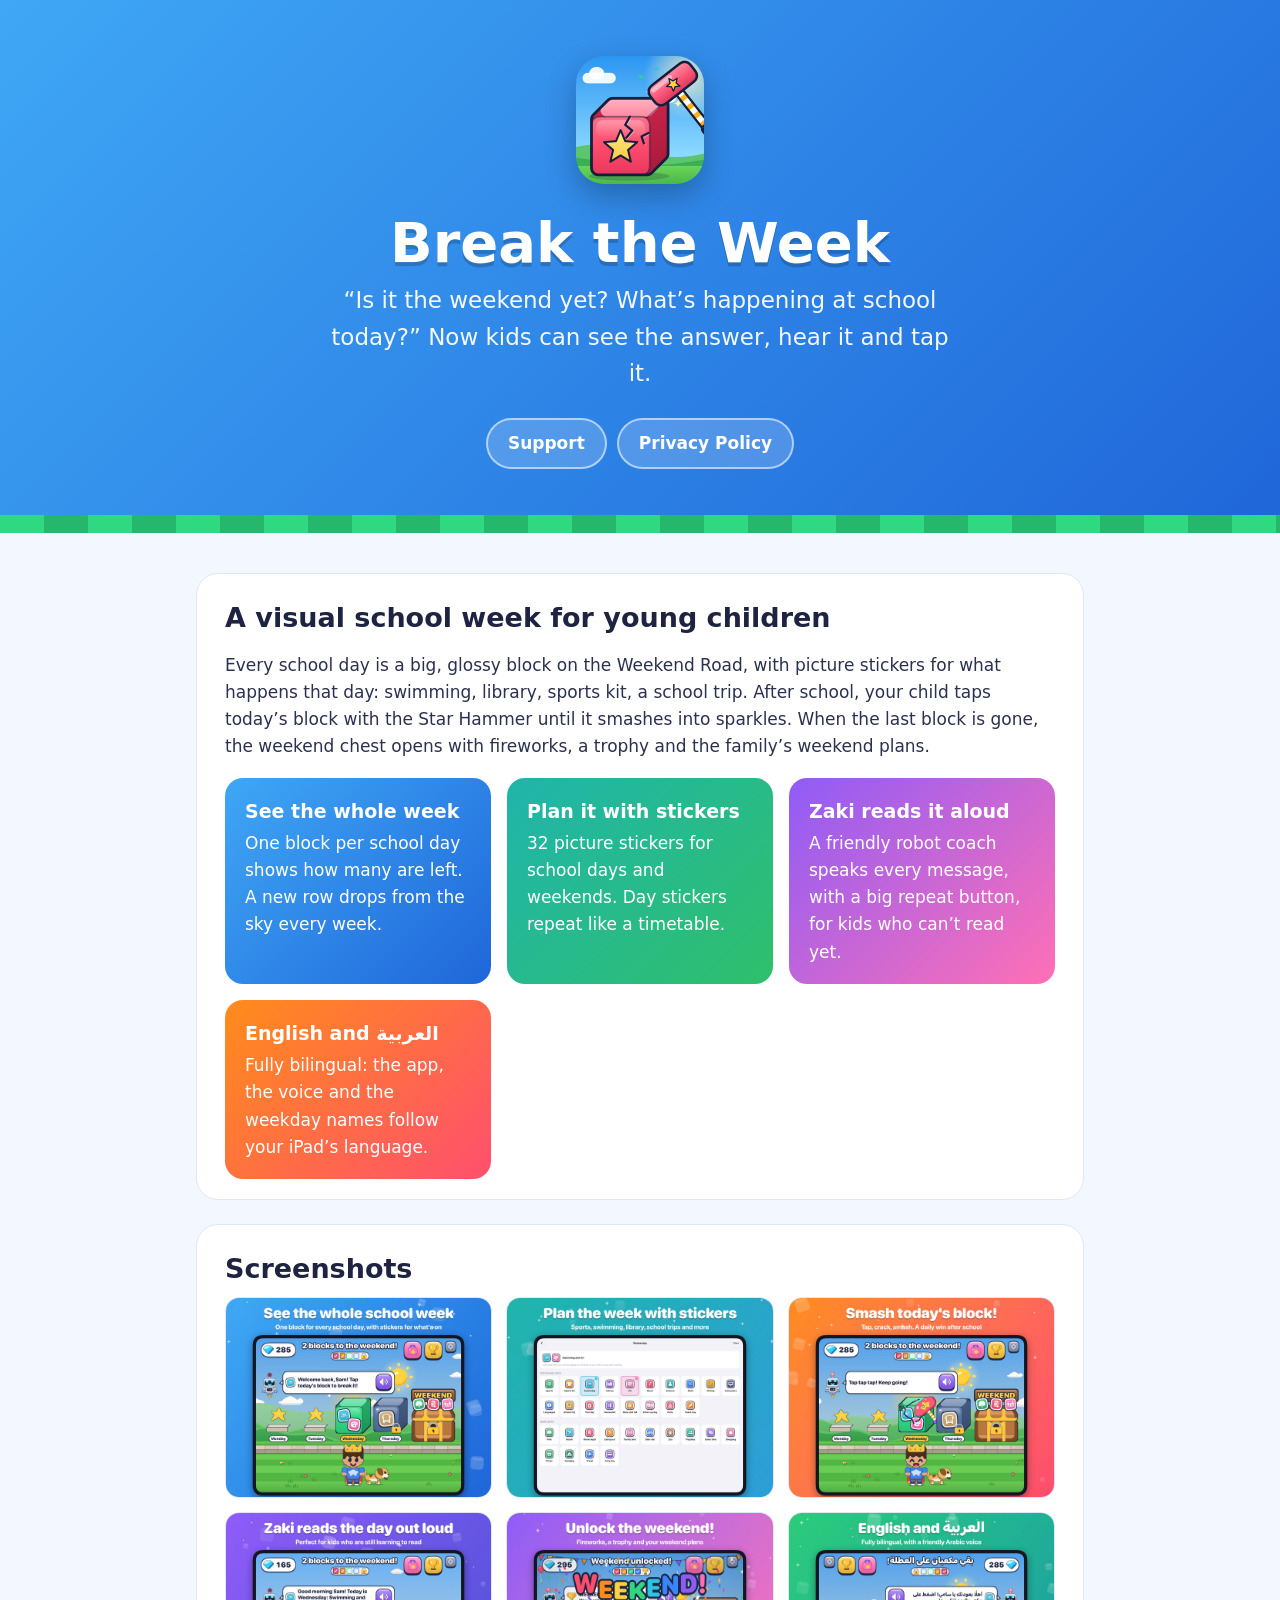
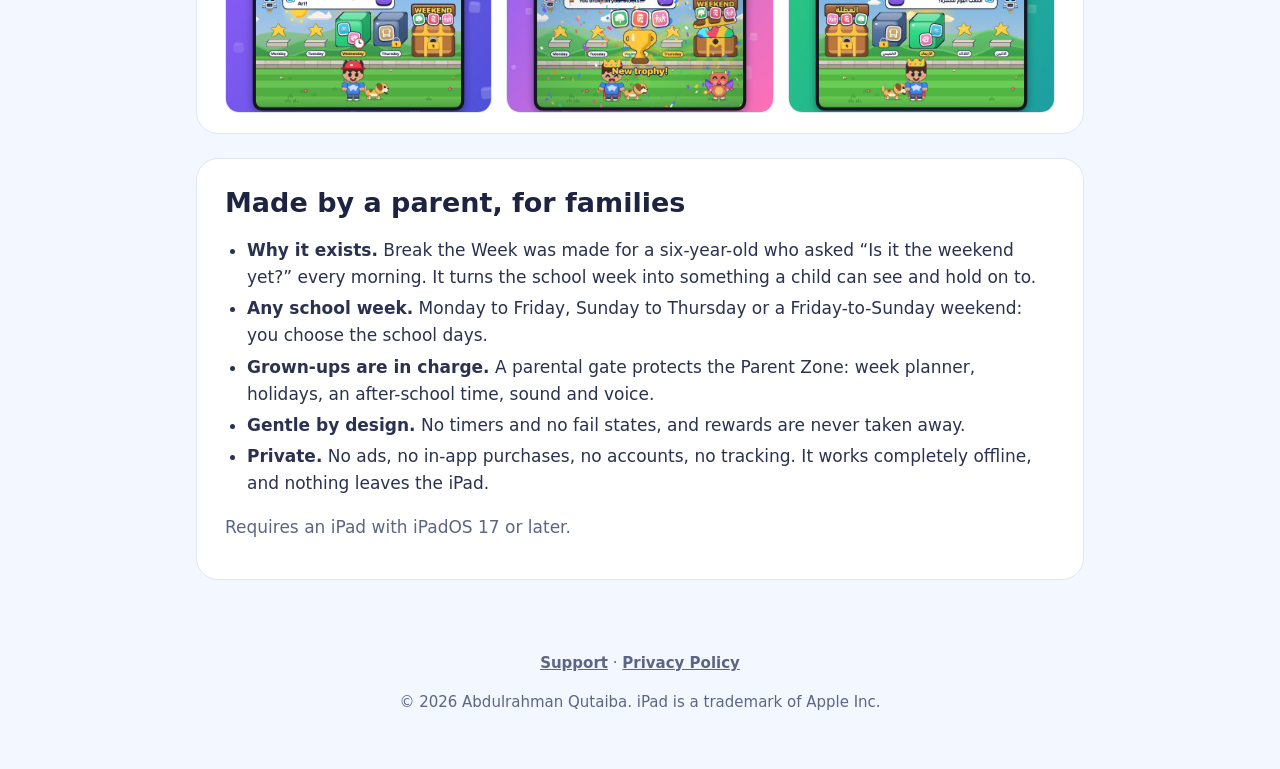
<file: index.html>
<!DOCTYPE html>
<html lang="en">
<head>
  <meta charset="utf-8">
  <meta name="viewport" content="width=device-width, initial-scale=1">
  <title>Break the Week</title>
  <meta name="description" content="Break the Week is a visual school week for kids on iPad: one block for every school day, picture stickers for what's on, Zaki the robot reads it all aloud in English or Arabic, and the weekend chest opens when the week is done.">
  <link rel="icon" type="image/png" href="images/icon.png">
  <link rel="apple-touch-icon" href="images/icon.png">
  <link rel="stylesheet" href="style.css">
</head>
<body>
  <header class="hero">
    <img class="icon" src="images/icon.png" alt="Break the Week app icon" width="128" height="128">
    <h1>Break the Week</h1>
    <p class="tagline">&ldquo;Is it the weekend yet? What&rsquo;s happening at school today?&rdquo; Now kids can see the answer, hear it and tap it.</p>
    <nav class="top">
      <a href="support.html">Support</a>
      <a href="privacy.html">Privacy Policy</a>
    </nav>
  </header>

  <main>
    <section>
      <h2>A visual school week for young children</h2>
      <p>Every school day is a big, glossy block on the Weekend Road, with picture stickers for what happens that day: swimming, library, sports kit, a school trip. After school, your child taps today&rsquo;s block with the Star Hammer until it smashes into sparkles. When the last block is gone, the weekend chest opens with fireworks, a trophy and the family&rsquo;s weekend plans.</p>
      <div class="grid">
        <div class="feature blue">
          <h3>See the whole week</h3>
          <p>One block per school day shows how many are left. A new row drops from the sky every week.</p>
        </div>
        <div class="feature green">
          <h3>Plan it with stickers</h3>
          <p>32 picture stickers for school days and weekends. Day stickers repeat like a timetable.</p>
        </div>
        <div class="feature purple">
          <h3>Zaki reads it aloud</h3>
          <p>A friendly robot coach speaks every message, with a big repeat button, for kids who can&rsquo;t read yet.</p>
        </div>
        <div class="feature orange">
          <h3>English and العربية</h3>
          <p>Fully bilingual: the app, the voice and the weekday names follow your iPad&rsquo;s language.</p>
        </div>
      </div>
    </section>

    <section>
      <h2>Screenshots</h2>
      <div class="shots">
        <img src="images/01-home.jpg" alt="The Weekend Road with a block for each school day and stickers for what happens on each day" loading="lazy">
        <img src="images/03-planner.jpg" alt="The week planner with picture stickers like swimming, library and art" loading="lazy">
        <img src="images/02-smash.jpg" alt="Tapping today's block with the Star Hammer" loading="lazy">
        <img src="images/04-morning.jpg" alt="Zaki saying good morning and reading today's plan" loading="lazy">
        <img src="images/05-party.jpg" alt="The weekend celebration with a trophy and the weekend plans" loading="lazy">
        <img src="images/06-bilingual.jpg" alt="The app in Arabic" loading="lazy">
      </div>
    </section>

    <section>
      <h2>Made by a parent, for families</h2>
      <ul>
        <li><strong>Why it exists.</strong> Break the Week was made for a six-year-old who asked &ldquo;Is it the weekend yet?&rdquo; every morning. It turns the school week into something a child can see and hold on to.</li>
        <li><strong>Any school week.</strong> Monday to Friday, Sunday to Thursday or a Friday-to-Sunday weekend: you choose the school days.</li>
        <li><strong>Grown-ups are in charge.</strong> A parental gate protects the Parent Zone: week planner, holidays, an after-school time, sound and voice.</li>
        <li><strong>Gentle by design.</strong> No timers and no fail states, and rewards are never taken away.</li>
        <li><strong>Private.</strong> No ads, no in-app purchases, no accounts, no tracking. It works completely offline, and nothing leaves the iPad.</li>
      </ul>
      <p class="muted">Requires an iPad with iPadOS 17 or later.</p>
    </section>
  </main>

  <footer>
    <p><a href="support.html">Support</a> &middot; <a href="privacy.html">Privacy Policy</a></p>
    <p>&copy; 2026 Abdulrahman Qutaiba. iPad is a trademark of Apple Inc.</p>
  </footer>
</body>
</html>
</file>
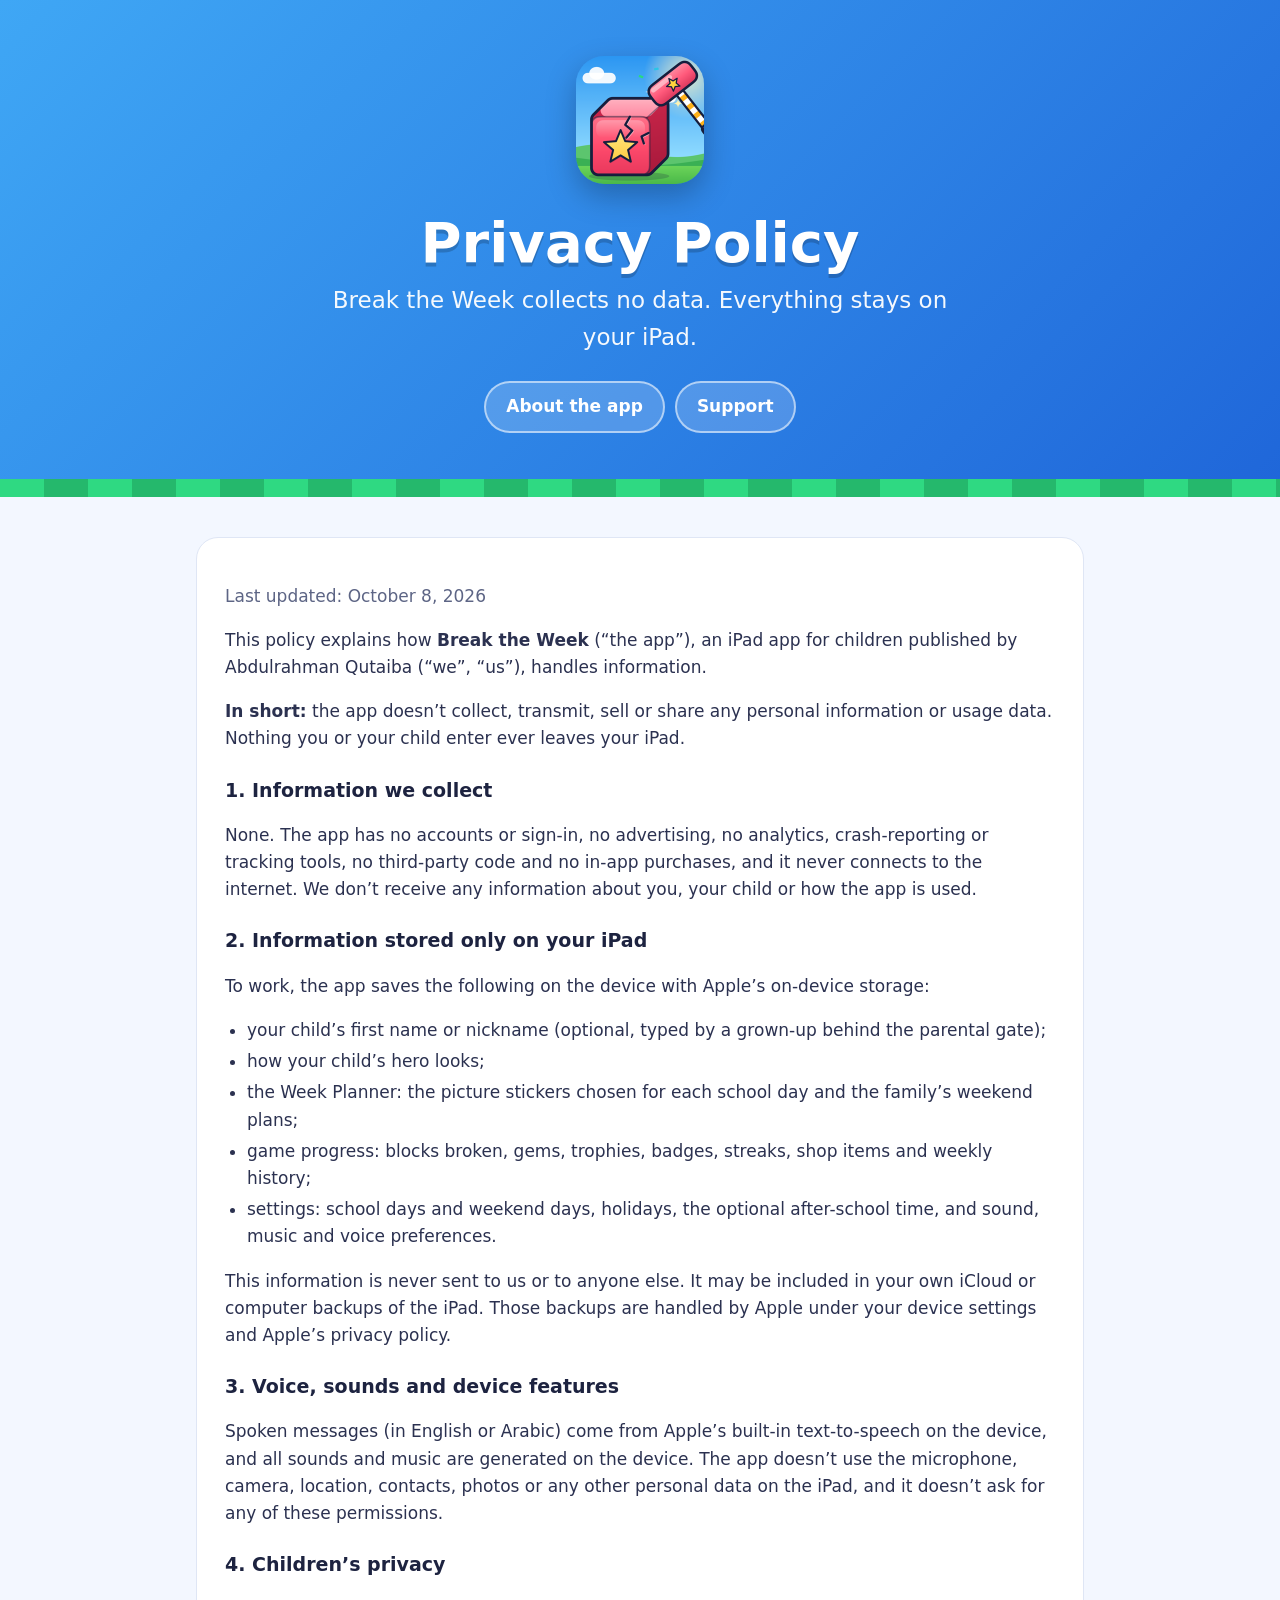
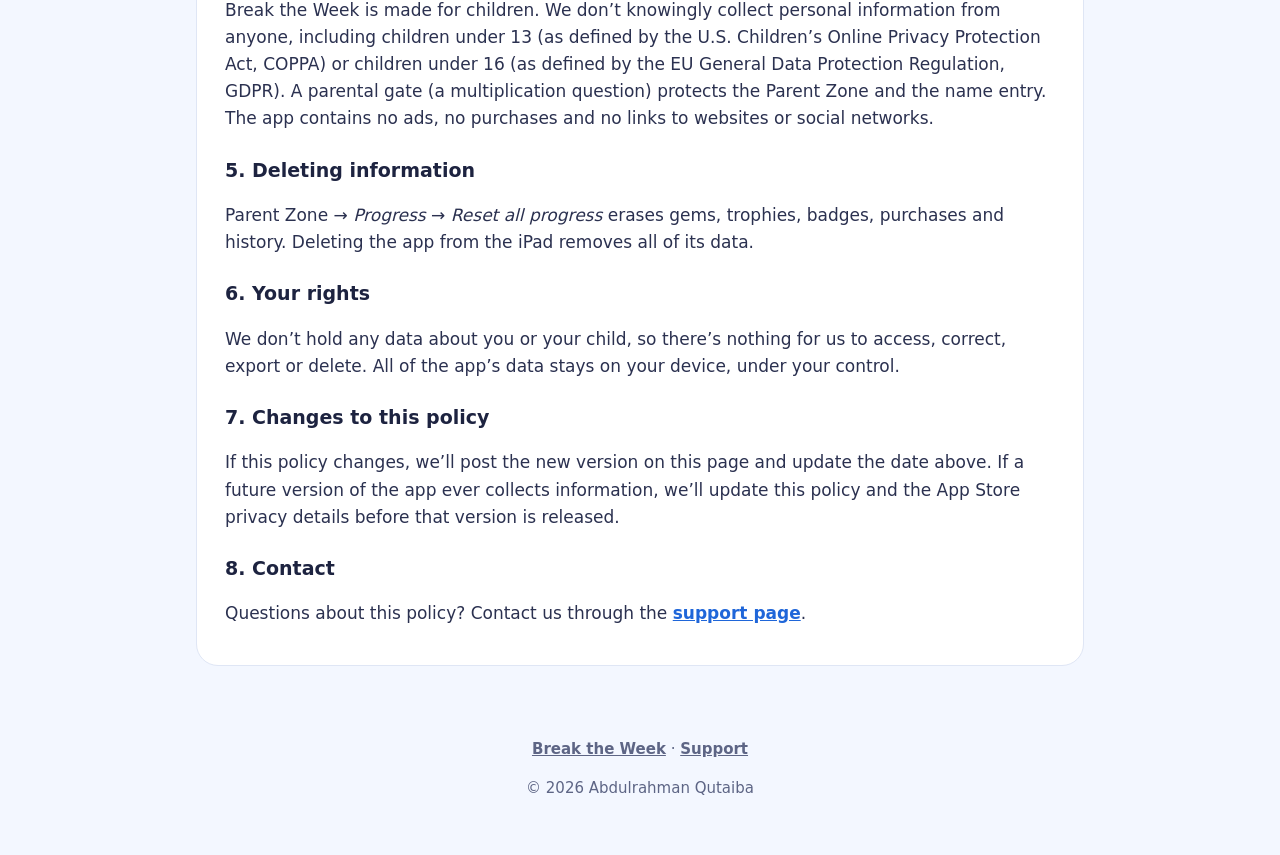
<file: privacy.html>
<!DOCTYPE html>
<html lang="en">
<head>
  <meta charset="utf-8">
  <meta name="viewport" content="width=device-width, initial-scale=1">
  <title>Break the Week Privacy Policy</title>
  <meta name="description" content="Privacy policy for Break the Week. The app collects no data: no accounts, no ads, no tracking, and it works completely offline.">
  <link rel="icon" type="image/png" href="images/icon.png">
  <link rel="apple-touch-icon" href="images/icon.png">
  <link rel="stylesheet" href="style.css">
</head>
<body>
  <header class="hero">
    <img class="icon" src="images/icon.png" alt="Break the Week app icon" width="128" height="128">
    <h1>Privacy Policy</h1>
    <p class="tagline">Break the Week collects no data. Everything stays on your iPad.</p>
    <nav class="top">
      <a href="index.html">About the app</a>
      <a href="support.html">Support</a>
    </nav>
  </header>

  <main>
    <section>
      <p class="muted">Last updated: October 8, 2026</p>
      <p>This policy explains how <strong>Break the Week</strong> (&ldquo;the app&rdquo;), an iPad app for children published by Abdulrahman Qutaiba (&ldquo;we&rdquo;, &ldquo;us&rdquo;), handles information.</p>
      <p><strong>In short:</strong> the app doesn&rsquo;t collect, transmit, sell or share any personal information or usage data. Nothing you or your child enter ever leaves your iPad.</p>

      <h3>1. Information we collect</h3>
      <p>None. The app has no accounts or sign-in, no advertising, no analytics, crash-reporting or tracking tools, no third-party code and no in-app purchases, and it never connects to the internet. We don&rsquo;t receive any information about you, your child or how the app is used.</p>

      <h3>2. Information stored only on your iPad</h3>
      <p>To work, the app saves the following on the device with Apple&rsquo;s on-device storage:</p>
      <ul>
        <li>your child&rsquo;s first name or nickname (optional, typed by a grown-up behind the parental gate);</li>
        <li>how your child&rsquo;s hero looks;</li>
        <li>the Week Planner: the picture stickers chosen for each school day and the family&rsquo;s weekend plans;</li>
        <li>game progress: blocks broken, gems, trophies, badges, streaks, shop items and weekly history;</li>
        <li>settings: school days and weekend days, holidays, the optional after-school time, and sound, music and voice preferences.</li>
      </ul>
      <p>This information is never sent to us or to anyone else. It may be included in your own iCloud or computer backups of the iPad. Those backups are handled by Apple under your device settings and Apple&rsquo;s privacy policy.</p>

      <h3>3. Voice, sounds and device features</h3>
      <p>Spoken messages (in English or Arabic) come from Apple&rsquo;s built-in text-to-speech on the device, and all sounds and music are generated on the device. The app doesn&rsquo;t use the microphone, camera, location, contacts, photos or any other personal data on the iPad, and it doesn&rsquo;t ask for any of these permissions.</p>

      <h3>4. Children&rsquo;s privacy</h3>
      <p>Break the Week is made for children. We don&rsquo;t knowingly collect personal information from anyone, including children under 13 (as defined by the U.S. Children&rsquo;s Online Privacy Protection Act, COPPA) or children under 16 (as defined by the EU General Data Protection Regulation, GDPR). A parental gate (a multiplication question) protects the Parent Zone and the name entry. The app contains no ads, no purchases and no links to websites or social networks.</p>

      <h3>5. Deleting information</h3>
      <p>Parent Zone &rarr; <em>Progress</em> &rarr; <em>Reset all progress</em> erases gems, trophies, badges, purchases and history. Deleting the app from the iPad removes all of its data.</p>

      <h3>6. Your rights</h3>
      <p>We don&rsquo;t hold any data about you or your child, so there&rsquo;s nothing for us to access, correct, export or delete. All of the app&rsquo;s data stays on your device, under your control.</p>

      <h3>7. Changes to this policy</h3>
      <p>If this policy changes, we&rsquo;ll post the new version on this page and update the date above. If a future version of the app ever collects information, we&rsquo;ll update this policy and the App Store privacy details before that version is released.</p>

      <h3>8. Contact</h3>
      <p>Questions about this policy? Contact us through the <a href="support.html">support page</a>.</p>
    </section>
  </main>

  <footer>
    <p><a href="index.html">Break the Week</a> &middot; <a href="support.html">Support</a></p>
    <p>&copy; 2026 Abdulrahman Qutaiba</p>
  </footer>
</body>
</html>
</file>
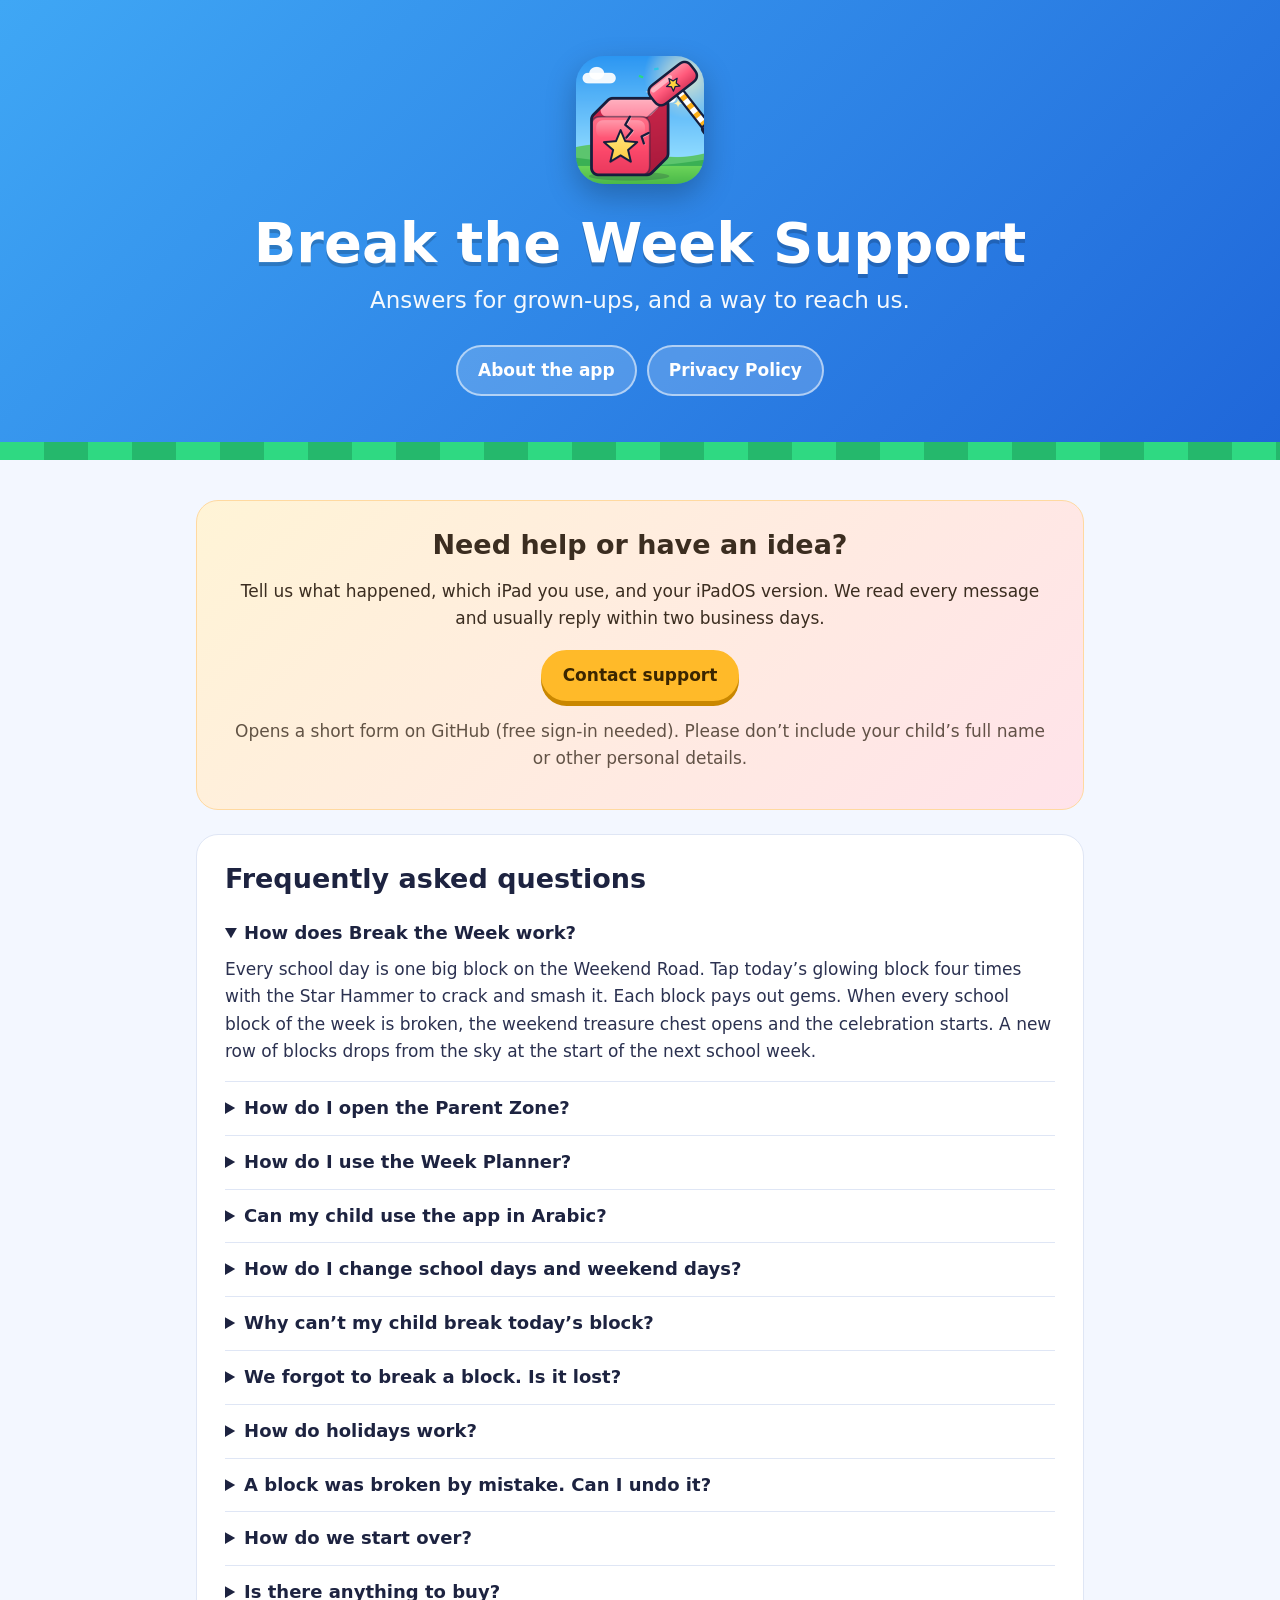
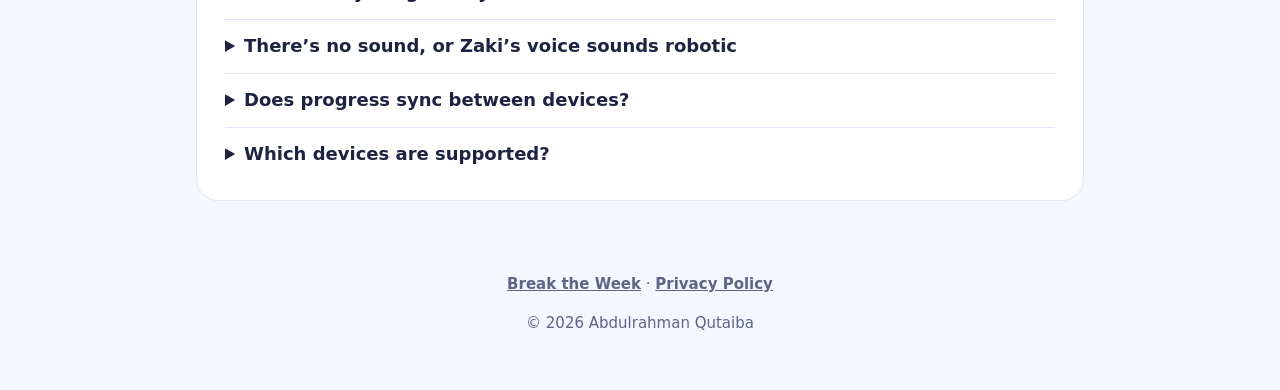
<file: support.html>
<!DOCTYPE html>
<html lang="en">
<head>
  <meta charset="utf-8">
  <meta name="viewport" content="width=device-width, initial-scale=1">
  <title>Break the Week Support</title>
  <meta name="description" content="Help and answers for Break the Week, the weekend countdown for kids on iPad.">
  <link rel="icon" type="image/png" href="images/icon.png">
  <link rel="apple-touch-icon" href="images/icon.png">
  <link rel="stylesheet" href="style.css">
</head>
<body>
  <header class="hero">
    <img class="icon" src="images/icon.png" alt="Break the Week app icon" width="128" height="128">
    <h1>Break the Week Support</h1>
    <p class="tagline">Answers for grown-ups, and a way to reach us.</p>
    <nav class="top">
      <a href="index.html">About the app</a>
      <a href="privacy.html">Privacy Policy</a>
    </nav>
  </header>

  <main>
    <section class="contact">
      <h2>Need help or have an idea?</h2>
      <p>Tell us what happened, which iPad you use, and your iPadOS version. We read every message and usually reply within two business days.</p>
      <p><a class="button primary" href="https://github.com/Abdalrhmanq93/break-the-week/issues/new?title=Support%20request">Contact support</a></p>
      <p class="muted" style="color:inherit;opacity:.8">Opens a short form on GitHub (free sign-in needed). Please don&rsquo;t include your child&rsquo;s full name or other personal details.</p>
    </section>

    <section>
      <h2>Frequently asked questions</h2>

      <details open>
        <summary>How does Break the Week work?</summary>
        <p>Every school day is one big block on the Weekend Road. Tap today&rsquo;s glowing block four times with the Star Hammer to crack and smash it. Each block pays out gems. When every school block of the week is broken, the weekend treasure chest opens and the celebration starts. A new row of blocks drops from the sky at the start of the next school week.</p>
      </details>

      <details>
        <summary>How do I open the Parent Zone?</summary>
        <p>On the Weekend Road, tap the small grey gear button in the top corner and answer the &ldquo;Grown-ups only&rdquo; multiplication question. Everything that changes the schedule or the progress is in the Parent Zone.</p>
      </details>

      <details>
        <summary>How do I use the Week Planner?</summary>
        <p>Parent Zone &rarr; <em>Week planner</em>. Tap a school day and pick up to three picture stickers (for example Swimming and Library). They appear on that day&rsquo;s block, Zaki reads them out in the morning, and tapping a coming day tells your child what&rsquo;s on and how many sleeps are left. Day stickers repeat every week like a timetable. <em>This weekend</em> holds the family&rsquo;s weekend plans; they show on the weekend chest and are just for the current week.</p>
      </details>

      <details>
        <summary>Can my child use the app in Arabic?</summary>
        <p>Yes. Break the Week is fully bilingual. It follows the iPad&rsquo;s language, or you can choose it for this app only in iPad <em>Settings &rarr; Break the Week &rarr; Language</em>. In Arabic the layout runs right to left and Zaki speaks Arabic.</p>
      </details>

      <details>
        <summary>How do I change school days and weekend days?</summary>
        <p>Parent Zone &rarr; <em>School week</em>. Tap a day to switch it between <em>School day</em> (it gets a block) and <em>Weekend</em>. The default is Monday to Thursday for school and Friday to Sunday for the weekend. Keep at least one school day and one weekend day.</p>
      </details>

      <details>
        <summary>Why can&rsquo;t my child break today&rsquo;s block?</summary>
        <ul>
          <li>Weekend days never have blocks, so there&rsquo;s nothing to break on a weekend.</li>
          <li>If <em>Only after school</em> is turned on (Parent Zone &rarr; <em>Break time</em>), today&rsquo;s block unlocks at the time you choose.</li>
          <li>Blocks for the coming days unlock on their own day.</li>
          <li>If you installed the app in the middle of a week, the days before you made the hero don&rsquo;t get blocks. The full countdown starts with the next school week.</li>
        </ul>
      </details>

      <details>
        <summary>We forgot to break a block. Is it lost?</summary>
        <p>No. Missed blocks stay breakable until the week ends, and nothing is ever broken automatically. The weekend chest opens as soon as the last block is broken, even on a Saturday.</p>
      </details>

      <details>
        <summary>How do holidays work?</summary>
        <p>Parent Zone &rarr; <em>Holidays</em>. A holiday turns that school day&rsquo;s block into a golden bonus block. It&rsquo;s worth extra gems and can be broken any time that day.</p>
      </details>

      <details>
        <summary>A block was broken by mistake. Can I undo it?</summary>
        <p>Yes. Parent Zone &rarr; <em>Progress</em> &rarr; <em>Undo last break</em> brings the block back. <em>Reset this week</em> brings back all of this week&rsquo;s blocks. Gems, trophies and badges are kept.</p>
      </details>

      <details>
        <summary>How do we start over?</summary>
        <p>Parent Zone &rarr; <em>Progress</em> &rarr; <em>Reset all progress</em> erases gems, trophies, badges, purchases and history, and keeps the hero and settings. Deleting the app from the iPad removes everything.</p>
      </details>

      <details>
        <summary>Is there anything to buy?</summary>
        <p>No. The shop only uses gems that your child earns in the game. There are no in-app purchases, no ads and no accounts.</p>
      </details>

      <details>
        <summary>There&rsquo;s no sound, or Zaki&rsquo;s voice sounds robotic</summary>
        <ul>
          <li>Check the iPad volume and silent mode, then Parent Zone &rarr; <em>Sound and voice</em> (sound effects, music, Zaki&rsquo;s voice and voice speed).</li>
          <li>For a more natural voice, go to iPad <em>Settings &rarr; Accessibility &rarr; Spoken Content &rarr; Voices</em> and download an Enhanced or Premium voice for your language (English or Arabic).</li>
        </ul>
      </details>

      <details>
        <summary>Does progress sync between devices?</summary>
        <p>No. Break the Week works completely offline and keeps everything on the iPad. Progress is part of your normal iPad backups, but it&rsquo;s never sent to us.</p>
      </details>

      <details>
        <summary>Which devices are supported?</summary>
        <p>Any iPad with iPadOS 17 or later, in portrait or landscape.</p>
      </details>
    </section>
  </main>

  <footer>
    <p><a href="index.html">Break the Week</a> &middot; <a href="privacy.html">Privacy Policy</a></p>
    <p>&copy; 2026 Abdulrahman Qutaiba</p>
  </footer>
</body>
</html>
</file>
<file: style.css>
:root {
  --sky: #3fa7f5;
  --sky-deep: #1f66d9;
  --gold: #ffba29;
  --berry: #ff4f6e;
  --grass: #2fd982;
  --ink: #1d2340;
  --text: #2b3150;
  --muted: #5d6585;
  --card: #ffffff;
  --page: #f3f7ff;
  --line: #dfe6f5;
  color-scheme: light dark;
}

@media (prefers-color-scheme: dark) {
  :root {
    --ink: #f4f6ff;
    --text: #e3e7f7;
    --muted: #a6aecb;
    --card: #1d2340;
    --page: #121629;
    --line: #2d3558;
  }
}

* { box-sizing: border-box; }

body {
  margin: 0;
  background: var(--page);
  color: var(--text);
  font: 17px/1.6 ui-rounded, "SF Pro Rounded", system-ui, -apple-system, "Segoe UI", Roboto, sans-serif;
  -webkit-font-smoothing: antialiased;
}

a { color: var(--sky-deep); font-weight: 600; }
@media (prefers-color-scheme: dark) { a { color: #7cc4ff; } }

.hero {
  background: linear-gradient(135deg, var(--sky) 0%, var(--sky-deep) 100%);
  color: #fff;
  padding: 56px 16px 64px;
  text-align: center;
  position: relative;
  overflow: hidden;
}

.hero::after {
  content: "";
  position: absolute;
  inset: auto 0 0 0;
  height: 18px;
  background: repeating-linear-gradient(90deg, var(--grass) 0 44px, #25b86c 44px 88px);
}

.hero img.icon {
  width: 128px;
  height: 128px;
  border-radius: 28px;
  box-shadow: 0 12px 30px rgba(0, 0, 0, 0.25);
}

.hero h1 {
  font-size: clamp(34px, 6vw, 56px);
  line-height: 1.1;
  margin: 20px 0 8px;
  font-weight: 900;
  text-shadow: 0 4px 0 rgba(0, 0, 0, 0.18);
}

.hero p.tagline {
  font-size: clamp(18px, 2.6vw, 23px);
  margin: 0 auto;
  max-width: 640px;
  opacity: 0.95;
}

nav.top {
  display: flex;
  justify-content: center;
  gap: 10px;
  flex-wrap: wrap;
  margin-top: 26px;
}

nav.top a,
a.button {
  display: inline-block;
  background: rgba(255, 255, 255, 0.18);
  color: #fff;
  padding: 10px 20px;
  border-radius: 999px;
  text-decoration: none;
  font-weight: 800;
  border: 2px solid rgba(255, 255, 255, 0.55);
}

nav.top a:hover { background: rgba(255, 255, 255, 0.3); }

a.button.primary {
  background: var(--gold);
  border-color: var(--gold);
  color: #3b2600;
  box-shadow: 0 5px 0 #c98700;
}

main {
  max-width: 920px;
  margin: 0 auto;
  padding: 40px 16px 24px;
}

section {
  background: var(--card);
  border: 1px solid var(--line);
  border-radius: 22px;
  padding: 28px 28px 20px;
  margin-bottom: 24px;
}

h2 {
  color: var(--ink);
  font-size: 27px;
  line-height: 1.2;
  margin: 0 0 12px;
  font-weight: 900;
}

h3 {
  color: var(--ink);
  font-size: 19px;
  margin: 22px 0 4px;
  font-weight: 800;
}

ul { padding-left: 22px; }
li { margin: 4px 0; }

.muted { color: var(--muted); }

.grid {
  display: grid;
  grid-template-columns: repeat(auto-fit, minmax(240px, 1fr));
  gap: 16px;
}

.feature {
  border-radius: 18px;
  padding: 18px 20px;
  color: #fff;
}

.feature h3 { color: #fff; margin-top: 0; }
.feature p { margin: 0; }
.feature.blue { background: linear-gradient(135deg, #3fa7f5, #1f66d9); }
.feature.orange { background: linear-gradient(135deg, #ff8c1a, #ff4f6e); }
.feature.purple { background: linear-gradient(135deg, #8f5cf7, #ff70b5); }
.feature.green { background: linear-gradient(135deg, #1fb5ab, #2fbf6b); }

.shots {
  display: grid;
  grid-template-columns: repeat(auto-fit, minmax(260px, 1fr));
  gap: 14px;
}

.shots img {
  width: 100%;
  height: auto;
  border-radius: 14px;
  display: block;
  border: 1px solid var(--line);
}

details {
  border-top: 1px solid var(--line);
  padding: 12px 0;
}

details:first-of-type { border-top: none; }

summary {
  cursor: pointer;
  font-weight: 800;
  color: var(--ink);
  font-size: 18px;
}

details p, details ul { margin: 8px 0 4px; }

.contact {
  text-align: center;
  background: linear-gradient(135deg, #fff4d6, #ffe3ea);
  border-color: #ffd9a0;
  color: #3b2d20;
}

.contact h2 { color: #3b2d20; }

@media (prefers-color-scheme: dark) {
  .contact { background: linear-gradient(135deg, #3a2f14, #3b1f2b); border-color: #5c4721; color: #f7e9d2; }
  .contact h2 { color: #f7e9d2; }
}

.contact a.button { color: #3b2600; }

footer {
  text-align: center;
  color: var(--muted);
  font-size: 15px;
  padding: 8px 16px 40px;
}

footer a { color: var(--muted); }

@media (max-width: 560px) {
  section { padding: 22px 18px 14px; border-radius: 18px; }
  .hero { padding-top: 40px; }
}
</file>
